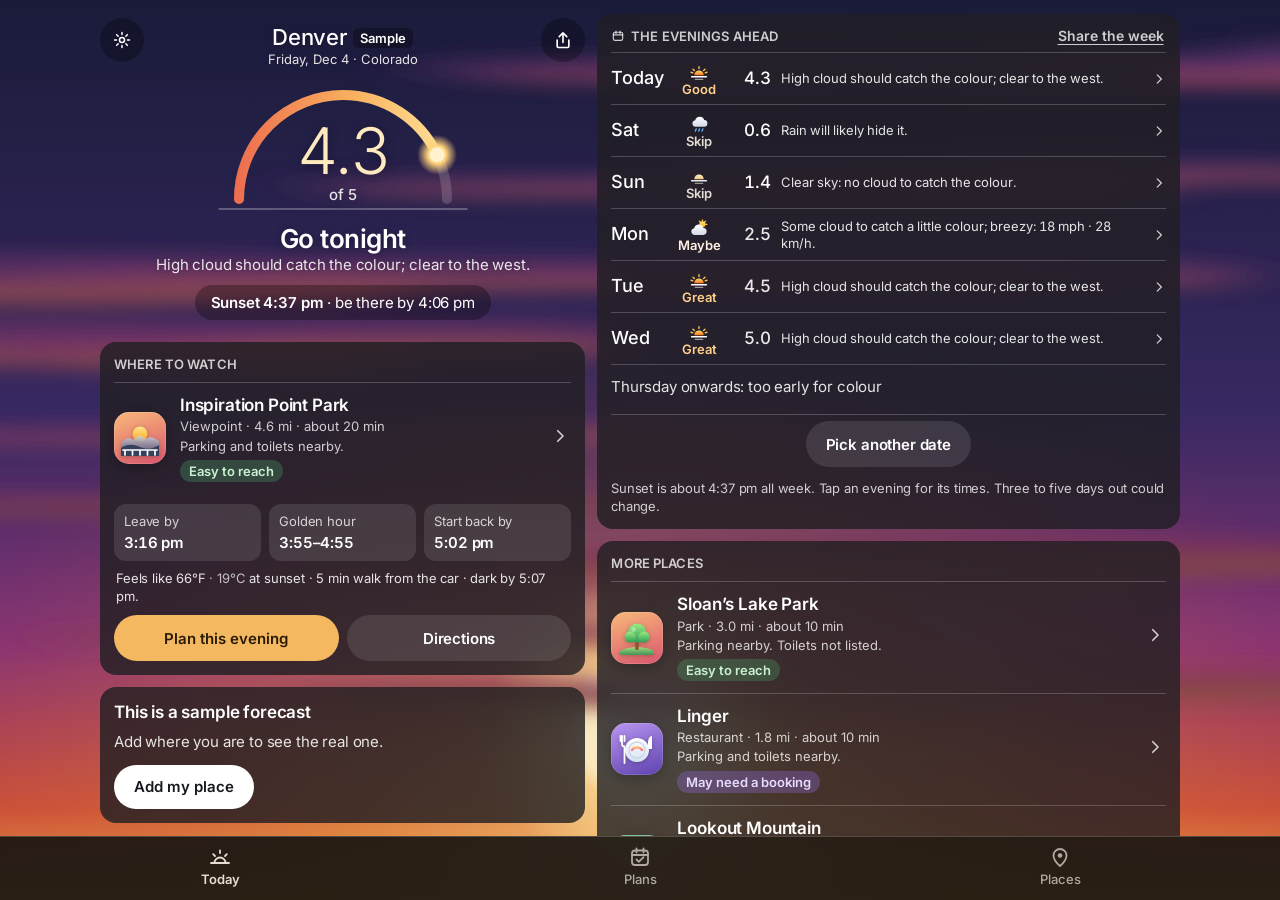
<file: docs/index.html>
<!doctype html>
<html lang="en">
<head>
<meta charset="utf-8">
<meta name="viewport" content="width=device-width,initial-scale=1,viewport-fit=cover">
<meta http-equiv="Content-Security-Policy" content="default-src 'self'; script-src 'self'; style-src 'self'; img-src 'self' data: blob:; font-src 'self'; worker-src 'self' blob:; child-src 'self' blob:; connect-src 'self' https://api.open-meteo.com https://air-quality-api.open-meteo.com https://archive-api.open-meteo.com https://geocoding-api.open-meteo.com https://tiles.openfreemap.org https://overpass-api.de https://overpass.private.coffee https://photon.komoot.io; base-uri 'none'; form-action 'none'">
<title>Golden Hour: which evenings are worth it</title>
<meta name="description" content="Golden Hour rates every coming sunset from 0 to 5 stars for the places you care about, and plans the evening: when to leave, what to bring, when to head home. Free and open source, by Bradley Cowdrey.">
<meta name="theme-color" content="#1A1816">
<link rel="icon" href="icon.svg" type="image/svg+xml">
<link rel="apple-touch-icon" href="icon.png">
<link rel="manifest" href="manifest.webmanifest">
<link rel="stylesheet" href="app.css">
</head>
<body>
<svg class="sprite" width="0" height="0" aria-hidden="true" focusable="false"><defs>
  <linearGradient id="g-sun" x1="0" y1="0" x2="0" y2="1"><stop offset="0" stop-color="#FFE780"/><stop offset="1" stop-color="#FFA417"/></linearGradient>
  <linearGradient id="g-set" x1="0" y1="0" x2="0" y2="1"><stop offset="0" stop-color="#FFD766"/><stop offset="1" stop-color="#FF7A1F"/></linearGradient>
  <linearGradient id="g-pale" x1="0" y1="0" x2="0" y2="1"><stop offset="0" stop-color="#FFF0C4"/><stop offset="1" stop-color="#F3C98A"/></linearGradient>
  <linearGradient id="g-cloud" x1="0" y1="0" x2="0" y2="1"><stop offset="0" stop-color="#FFFFFF"/><stop offset="1" stop-color="#D3D9E5"/></linearGradient>
  <linearGradient id="g-moon" x1="0" y1="0" x2="0" y2="1"><stop offset="0" stop-color="#FFF8DC"/><stop offset="1" stop-color="#EAD9A6"/></linearGradient>
  <radialGradient id="g-glow" cx="0.5" cy="1" r="1" gradientTransform="matrix(1 0 0 0.75 0 0.25)"><stop offset="0" stop-color="#FFC36B"/><stop offset="0.55" stop-color="#FF7F5E" stop-opacity=".75"/><stop offset="1" stop-color="#C2478F" stop-opacity="0"/></radialGradient>
  <symbol id="i-sunset" viewBox="0 0 32 32"><g stroke="#FFC850" stroke-width="2.200" stroke-linecap="round"><path d="M16 10.500V7.500M23.420 13.580l2.130-2.130M8.580 13.580 6.450 11.450M25.870 17.410l2.820-1.030M6.130 17.410l-2.820-1.030"/></g><path d="M8.500 21a7.500 7.500 0 0 1 15 0z" fill="url(#g-set)"/><rect x="3" y="22.400" width="26" height="2.300" rx="1.150" fill="#fff"/><rect x="9" y="26.600" width="14" height="2.300" rx="1.150" fill="#fff" opacity=".55"/></symbol>
  <symbol id="i-sunset-down" viewBox="0 0 32 32"><path d="M16 3.500v6.200M12.900 6.700 16 9.800l3.100-3.100" fill="none" stroke="#fff" stroke-width="2.200" stroke-linecap="round" stroke-linejoin="round"/><g stroke="#FFC850" stroke-width="2.200" stroke-linecap="round"><path d="M23.420 13.580l2.130-2.130M8.580 13.580 6.450 11.450M25.870 17.410l2.820-1.030M6.130 17.410l-2.820-1.030"/></g><path d="M8.500 21a7.500 7.500 0 0 1 15 0z" fill="url(#g-set)"/><rect x="3" y="22.400" width="26" height="2.300" rx="1.150" fill="#fff"/><rect x="9" y="26.600" width="14" height="2.300" rx="1.150" fill="#fff" opacity=".55"/></symbol>
  <symbol id="i-sun-pale" viewBox="0 0 32 32"><path d="M8.500 21a7.500 7.500 0 0 1 15 0z" fill="url(#g-pale)"/><rect x="3" y="22.400" width="26" height="2.300" rx="1.150" fill="#fff" opacity=".9"/><rect x="9" y="26.600" width="14" height="2.300" rx="1.150" fill="#fff" opacity=".5"/></symbol>
  <symbol id="i-sun" viewBox="0 0 32 32"><g stroke="#FFCB3D" stroke-width="2.200" stroke-linecap="round"><path d="M16 4.300v2.800M16 24.900v2.800M4.300 16h2.800M24.900 16h2.800M7.730 7.730l1.980 1.980M22.290 22.290l1.980 1.980M7.730 24.270l1.980-1.980M22.290 9.710l1.980-1.980"/></g><circle cx="16" cy="16" r="6.200" fill="url(#g-sun)"/></symbol>
  <symbol id="i-sun-low" viewBox="0 0 32 32"><g stroke="#FFCB3D" stroke-width="2.200" stroke-linecap="round"><path d="M16 4.800v2.600M6.800 15.500H4.200M27.800 15.500h-2.600M8.360 7.860l1.840 1.840M23.640 7.860 21.800 9.700"/></g><circle cx="16" cy="15.500" r="5.800" fill="url(#g-sun)"/><rect x="3" y="24.600" width="26" height="2.300" rx="1.150" fill="#fff"/></symbol>
  <symbol id="i-afterglow" viewBox="0 0 32 32"><path d="M3 22.400a13 11 0 0 1 26 0z" fill="url(#g-glow)"/><rect x="3" y="22.400" width="26" height="2.300" rx="1.150" fill="#fff"/><rect x="9" y="26.600" width="14" height="2.300" rx="1.150" fill="#fff" opacity=".55"/></symbol>
  <symbol id="i-moon-stars" viewBox="0 0 32 32"><path d="M23.300 20.300A9.300 9.300 0 0 1 12.400 7.100a9.300 9.300 0 1 0 10.900 13.200z" fill="url(#g-moon)"/><path d="M23 4.500l.95 2.150 2.150.95-2.150.95L23 10.700l-.95-2.150-2.150-.95 2.150-.95zM27.300 12.200l.6 1.400 1.400.6-1.400.6-.6 1.400-.6-1.400-1.400-.6 1.400-.6z" fill="#fff"/></symbol>
  <symbol id="i-cloud" viewBox="0 0 32 32"><path d="M10 25a6 6 0 0 1-1-11.920A8.500 8.500 0 0 1 25.300 12.600 6.200 6.200 0 0 1 24.500 25z" fill="url(#g-cloud)"/></symbol>
  <symbol id="i-cloud-sun" viewBox="0 0 32 32"><g stroke="#FFCB3D" stroke-width="2" stroke-linecap="round"><path d="M21.500 2.800v2.200M28.700 10h-2.200M26.590 4.910l-1.560 1.560M16.410 4.910l1.560 1.560"/></g><circle cx="21.500" cy="10" r="5" fill="url(#g-sun)"/><path d="M9.200 27a5.400 5.400 0 0 1-.9-10.730A7.650 7.650 0 0 1 22.970 15.840 5.580 5.580 0 0 1 22.250 27z" fill="url(#g-cloud)"/></symbol>
  <symbol id="i-cloud-rain" viewBox="0 0 32 32"><path d="M10.800 20.500a5.300 5.300 0 0 1-.880-10.530A7.500 7.500 0 0 1 24.320 9.550 5.470 5.470 0 0 1 23.610 20.500z" fill="url(#g-cloud)"/><g stroke="#6CB8FF" stroke-width="2.200" stroke-linecap="round"><path d="M11.500 23.800l-1.300 3.600M16.800 23.800l-1.300 3.600M22.100 23.800l-1.300 3.600"/></g></symbol>
  <linearGradient id="ev-sky" x1="0" y1="0" x2="1" y2="0"><stop offset="0" stop-color="#FFD25A"/><stop offset=".3" stop-color="#FF9F3D"/><stop offset=".5" stop-color="#FF6B5E"/><stop offset=".7" stop-color="#C2569E"/><stop offset=".88" stop-color="#4E4A9E"/><stop offset="1" stop-color="#232A5C"/></linearGradient>
  <linearGradient id="ev-fade" x1="0" y1="0" x2="0" y2="1"><stop offset="0" stop-color="#232125" stop-opacity="1"/><stop offset=".35" stop-color="#232125" stop-opacity=".72"/><stop offset="1" stop-color="#232125" stop-opacity="0"/></linearGradient>
  <linearGradient id="ev-ground" x1="0" y1="0" x2="0" y2="1"><stop offset="0" stop-color="#fff" stop-opacity=".1"/><stop offset="1" stop-color="#fff" stop-opacity="0"/></linearGradient>
  <linearGradient id="ev-line" x1="0" y1="0" x2="1" y2="0"><stop offset="0" stop-color="#FFE98A"/><stop offset=".5" stop-color="#FF8A4C"/><stop offset="1" stop-color="#B9A7FF"/></linearGradient>
  <radialGradient id="ev-halo"><stop offset="0" stop-color="#FFD97A" stop-opacity=".75"/><stop offset="1" stop-color="#FFD97A" stop-opacity="0"/></radialGradient>
  <radialGradient id="ev-ember"><stop offset="0" stop-color="#FF7A6B" stop-opacity=".85"/><stop offset="1" stop-color="#FF7A6B" stop-opacity="0"/></radialGradient>
  <linearGradient id="ev-set" x1="0" y1="0" x2="0" y2="1"><stop offset="0" stop-color="#FFC24D"/><stop offset="1" stop-color="#FF5A3C"/></linearGradient>
  <clipPath id="ev-above"><rect x="0" y="0" width="500" height="78"/></clipPath>
  <clipPath id="ev-below"><rect x="0" y="78" width="500" height="50"/></clipPath>
  <linearGradient id="k-sun" x1="0" y1="0" x2="0" y2="1"><stop offset="0" stop-color="#FFE98A"/><stop offset="1" stop-color="#FF9F1C"/></linearGradient>
  <linearGradient id="k-sea" x1="0" y1="0" x2="0" y2="1"><stop offset="0" stop-color="#8FDCFF"/><stop offset="1" stop-color="#2A7AD6"/></linearGradient>
  <linearGradient id="k-sand" x1="0" y1="0" x2="0" y2="1"><stop offset="0" stop-color="#FFE7B0"/><stop offset="1" stop-color="#EDB45E"/></linearGradient>
  <linearGradient id="k-leaf" x1="0" y1="0" x2="0" y2="1"><stop offset="0" stop-color="#9BEA82"/><stop offset="1" stop-color="#2E9E55"/></linearGradient>
  <linearGradient id="k-rock" x1="0" y1="0" x2="0" y2="1"><stop offset="0" stop-color="#C9D3E3"/><stop offset="1" stop-color="#5E6D8C"/></linearGradient>
  <linearGradient id="k-glass" x1="0" y1="0" x2="0" y2="1"><stop offset="0" stop-color="#FFFFFF"/><stop offset="1" stop-color="#D5E1F2"/></linearGradient>
  <linearGradient id="k-wine" x1="0" y1="0" x2="0" y2="1"><stop offset="0" stop-color="#FF8DB4"/><stop offset="1" stop-color="#D93A7C"/></linearGradient>
  <linearGradient id="k-beer" x1="0" y1="0" x2="0" y2="1"><stop offset="0" stop-color="#FFD866"/><stop offset="1" stop-color="#EE931A"/></linearGradient>
  <linearGradient id="k-wood" x1="0" y1="0" x2="0" y2="1"><stop offset="0" stop-color="#E2AA6E"/><stop offset="1" stop-color="#9A5F31"/></linearGradient>
  <linearGradient id="k-brick" x1="0" y1="0" x2="0" y2="1"><stop offset="0" stop-color="#FFC2A0"/><stop offset="1" stop-color="#E06A4E"/></linearGradient>
  <linearGradient id="k-dusk" x1="0" y1="0" x2="0" y2="1"><stop offset="0" stop-color="#FFB86B"/><stop offset="1" stop-color="#FF6F7D"/></linearGradient>
  <linearGradient id="k-pin" x1="0" y1="0" x2="0" y2="1"><stop offset="0" stop-color="#FF8A7A"/><stop offset="1" stop-color="#E0354F"/></linearGradient>
  <symbol id="k-beach" viewBox="0 0 40 40"><circle cx="27" cy="12" r="6" fill="url(#k-sun)"/><path d="M3 23c4-2.600 7-2.600 11 0s7 2.600 11 0 8-2.600 12 0v6H3z" fill="url(#k-sea)"/><path d="M3 29c6-2.400 12-2.400 18-.6S31 31 37 28v8H3z" fill="url(#k-sand)"/><path d="M11 20.500 11 33" stroke="#fff" stroke-width="1.400" stroke-linecap="round"/><path d="M4 21a7 5 0 0 1 14 0z" fill="url(#k-wine)"/><path d="M4 21a7 5 0 0 1 14 0" fill="none" stroke="#fff" stroke-width=".9" opacity=".7"/></symbol>
  <symbol id="k-pier" viewBox="0 0 40 40"><circle cx="30" cy="11" r="5" fill="url(#k-sun)"/><path d="M2 27c4-2 8-2 12 0s8 2 12 0 8-2 12 0v11H2z" fill="url(#k-sea)"/><rect x="3" y="19" width="30" height="3.600" rx="1.200" fill="url(#k-wood)"/><g fill="#7A4826"><rect x="6" y="22" width="2.400" height="11" rx="1"/><rect x="15" y="22" width="2.400" height="11" rx="1"/><rect x="24" y="22" width="2.400" height="11" rx="1"/></g><path d="M31 19V9.500" stroke="#3B3F4C" stroke-width="1.400" stroke-linecap="round"/><circle cx="31" cy="9" r="1.800" fill="#FFF3C2"/></symbol>
  <symbol id="k-summit" viewBox="0 0 40 40"><circle cx="29" cy="11" r="5" fill="url(#k-sun)"/><path d="M1 35 14 12l7.500 12.500L26 18l13 17z" fill="url(#k-rock)"/><path d="m14 12-3.600 6.400 2.200-1 1.600 1.600 1.400-1.600 2.200 1.100z" fill="#fff"/><path d="m26 18-2.400 3.800 1.600-.6 1.100 1 1.100-1 1.400.6z" fill="#fff"/><path d="M1 35h38" stroke="#fff" stroke-width="1.400" stroke-linecap="round" opacity=".6"/></symbol>
  <symbol id="k-viewpoint" viewBox="0 0 40 40"><circle cx="20" cy="16" r="7.5" fill="url(#k-sun)"/><path d="M1 25c4-5 8-6 12-3 4-5 9-5 13-1 4-3 8-2 13 2v9H1z" fill="url(#k-rock)" opacity=".8"/><path d="M1 30c6-4 12-4 19-1s13 2 19-2v11H1z" fill="#34405C"/><path d="M5 37v-5M12.500 37v-5M20 37v-5M27.500 37v-5M35 37v-5M3 32h34" stroke="#fff" stroke-width="1.700" stroke-linecap="round" fill="none"/></symbol>
  <symbol id="k-skyline" viewBox="0 0 40 40"><circle cx="20" cy="15" r="8" fill="url(#k-sun)"/><path d="M3 37V23h6v-5h5v8h3V13l3-3 3 3v11h4v-7h5v6h5v14z" fill="#34405C"/><g fill="#FFE98A"><rect x="5" y="26" width="2" height="2"/><rect x="10.500" y="21" width="2" height="2"/><rect x="10.500" y="28" width="2" height="2"/><rect x="19" y="16" width="2" height="2"/><rect x="19" y="22" width="2" height="2"/><rect x="19" y="29" width="2" height="2"/><rect x="28.500" y="20" width="2" height="2"/><rect x="28.500" y="27" width="2" height="2"/><rect x="33.500" y="26" width="2" height="2"/></g></symbol>
  <symbol id="k-bridge" viewBox="0 0 40 40"><circle cx="20" cy="14" r="6.500" fill="url(#k-sun)"/><path d="M2 31c4-2 8-2 12 0s8 2 12 0 8-2 12 0v7H2z" fill="url(#k-sea)"/><path d="M1 20c5 0 8-3 10-10 2 7 5 11 9 11s7-4 9-11c2 7 5 10 10 10" fill="none" stroke="#fff" stroke-width="1.400" stroke-linecap="round"/><path d="M11 8v24M29 8v24" stroke="#34405C" stroke-width="3" stroke-linecap="round"/><path d="M1 24h38" stroke="#34405C" stroke-width="2.600" stroke-linecap="round"/><path d="M5 20v4M16 19v5M20 21v3M24 19v5M35 20v4" stroke="#fff" stroke-width="1" opacity=".85"/></symbol>
  <symbol id="k-park" viewBox="0 0 40 40"><path d="M3 33c5-3 11-4 17-4s12 1 17 4v4H3z" fill="url(#k-leaf)" opacity=".85"/><rect x="18.300" y="20" width="3.400" height="12" rx="1.500" fill="#8A5634"/><circle cx="20" cy="15" r="9.500" fill="url(#k-leaf)"/><circle cx="13" cy="19" r="5.500" fill="url(#k-leaf)"/><circle cx="27" cy="19" r="5.500" fill="url(#k-leaf)"/><circle cx="16.500" cy="11.500" r="2.400" fill="#fff" opacity=".35"/></symbol>
  <symbol id="k-garden" viewBox="0 0 40 40"><path d="M20 22v13" stroke="#2E9E55" stroke-width="2.400" stroke-linecap="round"/><path d="M20 30c-5 0-8-3-8-6 4 0 8 2 8 6zM20 28c4 0 7-2.500 7-5-3.500 0-7 1.800-7 5z" fill="url(#k-leaf)"/><g fill="url(#k-wine)"><circle cx="20" cy="9" r="4.300"/><circle cx="26" cy="13.500" r="4.300"/><circle cx="23.700" cy="20.300" r="4.300"/><circle cx="16.300" cy="20.300" r="4.300"/><circle cx="14" cy="13.500" r="4.300"/></g><circle cx="20" cy="15" r="3.600" fill="url(#k-sun)"/></symbol>
  <symbol id="k-lake" viewBox="0 0 40 40"><path d="M9 21a11 11 0 0 1 22 0z" fill="url(#k-dusk)"/><g stroke="#fff" stroke-width="1.600" stroke-linecap="round" opacity=".85"><path d="M20 5.500v3M9.400 9.900l2.100 2.100M30.600 9.900l-2.100 2.100"/></g><path d="M2 21h36v16H2z" fill="url(#k-sea)"/><g stroke="#fff" stroke-width="1.600" stroke-linecap="round" opacity=".8"><path d="M12 25h16M15 29h10M18 33h4"/></g></symbol>
  <symbol id="k-lighthouse" viewBox="0 0 40 40"><path d="M7 11 17 14v2L7 19zM33 11l-10 3v2l10 3z" fill="#FFF3C2" opacity=".75"/><path d="M15.500 18h9l2 17h-13z" fill="#fff"/><path d="M15 23h10.100l.5 4H14.400zM14 31h12.100l.4 4h-13z" fill="#E5484D"/><rect x="16.500" y="11.500" width="7" height="6.500" rx="1.200" fill="url(#k-sun)"/><path d="M15 11.500 20 7l5 4.500z" fill="#E5484D"/><path d="M5 36h30" stroke="#fff" stroke-width="1.600" stroke-linecap="round" opacity=".6"/></symbol>
  <symbol id="k-tower" viewBox="0 0 40 40"><path d="M11 13h18l-3 4H14z" fill="url(#k-wood)"/><path d="M15 17h10l3 19H12z" fill="none" stroke="url(#k-wood)" stroke-width="2.200" stroke-linejoin="round"/><path d="m14 22 12 6M26 22l-12 6M13.200 29 27 35M26.800 29 13 35" stroke="#B87A45" stroke-width="1.300"/><path d="M12 13 20 6l8 7z" fill="#E06A4E"/><circle cx="20" cy="15" r="1.400" fill="#FFF3C2"/></symbol>
  <symbol id="k-cliff" viewBox="0 0 40 40"><circle cx="31" cy="12" r="5" fill="url(#k-sun)"/><path d="M2 30c4-2 8-2 12 0s8 2 12 0 8-2 12 0v8H2z" fill="url(#k-sea)"/><path d="M2 12h12l3 5-2 4 3 4-1 5H2z" fill="url(#k-rock)"/><path d="M2 12h12l1.200 2H2z" fill="url(#k-leaf)"/></symbol>
  <symbol id="k-harbour" viewBox="0 0 40 40"><path d="M2 29c4-2 8-2 12 0s8 2 12 0 8-2 12 0v9H2z" fill="url(#k-sea)"/><path d="M19 6v18" stroke="#3B3F4C" stroke-width="1.600" stroke-linecap="round"/><path d="M20.500 7.500 31 23H20.500z" fill="#fff"/><path d="M17.500 10 9 23h8.500z" fill="url(#k-wine)"/><path d="M8 25h24l-3.500 4.500h-17z" fill="url(#k-wood)"/></symbol>
  <symbol id="k-landmark" viewBox="0 0 40 40"><path d="M5 14 20 6l15 8z" fill="url(#k-brick)"/><rect x="6" y="14" width="28" height="2.600" rx="1" fill="#fff"/><g fill="url(#k-glass)"><rect x="8.500" y="17.500" width="3.400" height="12" rx="1"/><rect x="15" y="17.500" width="3.400" height="12" rx="1"/><rect x="21.600" y="17.500" width="3.400" height="12" rx="1"/><rect x="28.100" y="17.500" width="3.400" height="12" rx="1"/></g><rect x="5" y="30" width="30" height="3.200" rx="1.200" fill="#fff"/><circle cx="20" cy="10.800" r="1.600" fill="#fff"/></symbol>
  <symbol id="k-restaurant" viewBox="0 0 40 40"><circle cx="20" cy="21" r="12" fill="url(#k-glass)"/><circle cx="20" cy="21" r="8" fill="none" stroke="#C9D6EA" stroke-width="1.400"/><path d="M5 7v8a2.500 2.500 0 0 0 2.500 2.500V34M3.500 7v5M7.500 7v5" fill="none" stroke="#fff" stroke-width="1.800" stroke-linecap="round" stroke-linejoin="round"/><path d="M35 34V7c-2.400 0-4 3-4 7.500V20h4" fill="#fff"/><path d="M15 21c2-3.500 8-3.500 10 0" fill="none" stroke="url(#k-dusk)" stroke-width="2.400" stroke-linecap="round"/></symbol>
  <symbol id="k-bar" viewBox="0 0 40 40"><path d="M7 8h26L20 22z" fill="url(#k-glass)" opacity=".95"/><path d="M10.500 12h19L20 21.500z" fill="url(#k-wine)"/><path d="M20 22v10" stroke="#fff" stroke-width="2" stroke-linecap="round"/><path d="M13 33h14" stroke="#fff" stroke-width="2.400" stroke-linecap="round"/><circle cx="28.500" cy="7.500" r="4" fill="url(#k-sun)"/><path d="M28.500 3.500v8M24.500 7.500h8" stroke="#fff" stroke-width=".9" opacity=".75"/><path d="m24 9 4.500 8" stroke="#fff" stroke-width="1.200" stroke-linecap="round"/></symbol>
  <symbol id="k-pub" viewBox="0 0 40 40"><path d="M27 15h3.500a4 4 0 0 1 4 4v5a4 4 0 0 1-4 4H27" fill="none" stroke="#fff" stroke-width="2.600"/><rect x="8" y="12" width="20" height="23" rx="3.500" fill="url(#k-beer)"/><path d="M8 13.500a5 5 0 0 1 5-5.500 4.500 4.500 0 0 1 5-2.500 4.500 4.500 0 0 1 5 2.500 5 5 0 0 1 5 5.500v2.500H8z" fill="#fff"/><g stroke="#fff" stroke-width="1.400" stroke-linecap="round" opacity=".55"><path d="M13 20v10M18 20v10M23 20v10"/></g></symbol>
  <symbol id="k-cafe" viewBox="0 0 40 40"><g stroke="#fff" stroke-width="1.800" stroke-linecap="round" fill="none" opacity=".85"><path d="M14 9c-1.500 1.600 1.500 3.200 0 4.800M20 7c-1.500 1.600 1.500 3.200 0 4.800M26 9c-1.500 1.600 1.500 3.200 0 4.800"/></g><path d="M8 17h22v7a9 9 0 0 1-9 9h-4a9 9 0 0 1-9-9z" fill="url(#k-glass)"/><path d="M30 19h2a3.500 3.500 0 0 1 0 7h-2.400" fill="none" stroke="#fff" stroke-width="2.400"/><path d="M10 19.500h18" stroke="url(#k-wood)" stroke-width="3" stroke-linecap="round"/><path d="M5 35h28" stroke="#fff" stroke-width="2.400" stroke-linecap="round"/></symbol>
  <symbol id="k-beergarden" viewBox="0 0 40 40"><circle cx="11" cy="12" r="7" fill="url(#k-leaf)"/><rect x="10" y="17" width="2.200" height="17" rx="1" fill="#8A5634"/><rect x="18" y="16" width="14" height="18" rx="3" fill="url(#k-beer)"/><path d="M18 17a3.500 3.500 0 0 1 3.500-4 3.200 3.200 0 0 1 3.500-1.700 3.200 3.200 0 0 1 3.500 1.700 3.500 3.500 0 0 1 3.500 4v2H18z" fill="#fff"/><path d="M32 21h2a3 3 0 0 1 3 3v3a3 3 0 0 1-3 3h-2" fill="none" stroke="#fff" stroke-width="2"/></symbol>
  <symbol id="k-rooftop" viewBox="0 0 40 40"><circle cx="31" cy="9" r="4.500" fill="url(#k-sun)"/><path d="M7 15h14v21H7z" fill="url(#k-glass)"/><path d="M21 22h12v14H21z" fill="url(#k-rock)"/><g fill="#7FA8E8" opacity=".8"><rect x="10" y="19" width="3" height="3" rx=".6"/><rect x="15" y="19" width="3" height="3" rx=".6"/><rect x="10" y="25" width="3" height="3" rx=".6"/><rect x="15" y="25" width="3" height="3" rx=".6"/><rect x="10" y="31" width="3" height="3" rx=".6"/><rect x="15" y="31" width="3" height="3" rx=".6"/></g><path d="M14 6v9" stroke="#fff" stroke-width="1.300" stroke-linecap="round"/><path d="M6.500 9.500a7.500 4.500 0 0 1 15 0z" fill="url(#k-wine)"/></symbol>
  <symbol id="k-pin" viewBox="0 0 40 40"><path d="M20 37s-11-10.600-11-19a11 11 0 0 1 22 0c0 8.400-11 19-11 19z" fill="url(#k-pin)"/><circle cx="20" cy="18" r="6.300" fill="#fff"/><path d="M15.700 19.500a4.300 4.300 0 0 1 8.600 0z" fill="url(#k-sun)"/><path d="M14.500 20.300h11" stroke="#E0354F" stroke-width="1.300" stroke-linecap="round"/><circle cx="16" cy="12" r="2" fill="#fff" opacity=".35"/></symbol>
  <symbol id="k-heart" viewBox="0 0 40 40"><path d="M20 34s-13-7.800-13-17.200A7.300 7.300 0 0 1 20 12.500a7.300 7.300 0 0 1 13 4.300C33 26.200 20 34 20 34z" fill="url(#k-wine)"/><circle cx="14" cy="15" r="2.200" fill="#fff" opacity=".4"/></symbol>
</defs></svg>
<div class="sky" aria-hidden="true"></div>
<div class="app" id="app">
  <div class="banner" id="banner" hidden role="status"></div>
  <main id="view"></main>
  <nav class="bar" id="bar" aria-label="Plans and locations"></nav>
</div>
<div class="sheet-back" id="sheetback" hidden></div>
<div class="toast" id="toast" role="status" aria-live="polite" hidden></div>
<script src="core.js"></script>
<script src="app.js"></script>
</body>
</html>
</file>
<file: docs/app.css>
/* Golden Hour. The look starts from the Two Degrees web app: each place on its own sky, frosted cards, white
   text at set strengths, Inter. Here the sky is the evening's forecast, and the accent is amber.
   Rules that are fixed by docs/SPEC.md 10.4: nothing under 13px, 44px tap targets, 4.5:1 text contrast over
   the lightest sky (cards carry a dark scrim), colour never the only signal, reduced motion respected. */
@font-face { font-family: Inter; font-style: normal; font-weight: 100 900; font-display: swap; src: url(fonts/inter-latin-wght-normal.woff2) format("woff2");
  unicode-range: U+0000-00FF, U+0131, U+0152-0153, U+02BB-02BC, U+02C6, U+02DA, U+02DC, U+0304, U+0308, U+0329, U+2000-206F, U+20AC, U+2122, U+2191, U+2193, U+2212, U+2215, U+FEFF, U+FFFD; }
@font-face { font-family: Inter; font-style: normal; font-weight: 100 900; font-display: swap; src: url(fonts/inter-latin-ext-wght-normal.woff2) format("woff2");
  unicode-range: U+0100-02BA, U+02BD-02C5, U+02C7-02CC, U+02CE-02D7, U+02DD-02FF, U+0304, U+0308, U+0329, U+1D00-1DBF, U+1E00-1E9F, U+1EF2-1EFF, U+2020, U+20A0-20AB, U+20AD-20C0, U+2113, U+2C60-2C7F, U+A720-A7FF; }

:root {
  color-scheme: dark;
  --sky-top: #1B2440; --sky-mid: #3A3550; --sky-bottom: #6B4A4A;   /* set per evening, from its forecast */
  --bg: #1A1816; --ink: #15181E;
  --text: #FFFFFF; --t85: rgba(255,255,255,.88); --t70: rgba(255,255,255,.78);
  --hair: rgba(255,255,255,.2); --fill: rgba(255,255,255,.11); --fill-strong: rgba(255,255,255,.24);
  --card: rgba(32,30,34,.8);
  --amber: #F4B860; --cream: #FFF1E5; --muted: #B0A898; --alert: #FFB4A8;
  --font: Inter, -apple-system, BlinkMacSystemFont, "SF Pro Text", system-ui, sans-serif;
  --tabs-h: 64px;
}
* { box-sizing: border-box; }
[hidden] { display: none !important; }
html { -webkit-font-smoothing: antialiased; height: 100%; background: var(--bg); }
body { margin: 0; height: 100%; overflow: hidden; color: var(--text); font: 400 16px/1.4 var(--font); letter-spacing: -.01em; }
/* The sky: fixed, so the page scrolls over it. Dark through the top half, where text sits straight on it;
   the glow is low, where only cards (with their scrim) pass over it. */
.sky { position: fixed; inset: 0; z-index: -1; background: linear-gradient(var(--sky-top) 0%, var(--sky-top) 40%, var(--sky-mid) 80%, var(--sky-bottom) 100%); transition: opacity .4s; }
button, input, select { font: inherit; color: inherit; }
button { cursor: pointer; }
a { color: inherit; }
:focus-visible { outline: 2px solid #fff; outline-offset: 2px; border-radius: 8px; }
h1, h2, h3, p { margin: 0; }

.app { height: 100%; height: 100dvh; display: flex; flex-direction: column; }
#view { flex: 1; min-height: 0; display: flex; }
/* One full page per place, swiped between, as in Two Degrees on the iPhone. Each page scrolls on its own. */
.pager { flex: 1; min-width: 0; display: flex; overflow-x: auto; overflow-y: hidden; scroll-snap-type: x mandatory; overscroll-behavior-x: contain; scrollbar-width: none; }
.pager::-webkit-scrollbar { display: none; }
.page, .screen { overflow-y: auto; overscroll-behavior-y: contain; -webkit-overflow-scrolling: touch;
  padding: max(14px, env(safe-area-inset-top, 0px)) max(16px, env(safe-area-inset-right, 0px)) 28px max(16px, env(safe-area-inset-left, 0px)); }
.page { flex: 0 0 100%; width: 100%; scroll-snap-align: start; scroll-snap-stop: always; }
.screen { flex: 1; min-width: 0; padding-bottom: calc(28px + env(safe-area-inset-bottom, 0px)); }
.inner { width: 100%; max-width: 720px; margin: 0 auto; display: flex; flex-direction: column; gap: 12px; }
.top h1 { font-size: 26px; font-weight: 500; letter-spacing: -.02em; }
.tag { font-size: 13px; font-weight: 600; padding: 2px 7px; border-radius: 6px; background: rgba(0,0,0,.3); vertical-align: middle; letter-spacing: 0; text-transform: none; }
.card { min-width: 0; padding: 16px; border-radius: 18px; background: var(--card); -webkit-backdrop-filter: blur(24px); backdrop-filter: blur(24px); }
.eyebrow { display: flex; align-items: center; gap: 6px; margin: 0 0 10px; font-size: 13px; font-weight: 600; line-height: 16px; letter-spacing: .02em; text-transform: uppercase; color: var(--t70); }
.eyebrow .sp { flex: 1; }
.eyebrow .aside { font-weight: 500; text-transform: none; letter-spacing: 0; }
.rule { height: 0; margin: 12px 0; border: 0; border-top: .5px solid var(--hair); }
.muted { color: var(--t70); }
.small { font-size: 13px; line-height: 1.4; }
.num { font-variant-numeric: tabular-nums; }
.u2 { font-size: max(13px, .74em); opacity: .82; white-space: nowrap; }   /* the second unit, beside the first */

/* Top bar */
.hdr { display: flex; align-items: center; gap: 10px; }
.hdr h1 { font-size: 17px; font-weight: 600; letter-spacing: -.02em; white-space: nowrap; }
.hdr .sp { flex: 1; }
.mark { width: 28px; height: 28px; flex: none; }
.seg { display: flex; padding: 3px; border-radius: 980px; background: var(--fill); }
.seg button { min-height: 38px; min-width: 44px; padding: 0 12px; border: 0; border-radius: 980px; background: none; color: var(--t85); font-size: 13px; font-weight: 500; white-space: nowrap; }
.seg button[aria-pressed="true"] { background: #fff; color: var(--ink); font-weight: 600; }

/* Places: capsules, the one showing in solid white. */
.places { display: flex; align-items: center; gap: 8px; flex-wrap: wrap; }
.chip { display: inline-flex; align-items: center; gap: 6px; min-height: 44px; padding: 0 16px; border: 0; border-radius: 980px; background: var(--fill); color: var(--t85); font-size: 14px; font-weight: 500; }
.chip[aria-current="true"] { background: #fff; color: var(--ink); font-weight: 600; }
.chip .tag { font-size: 13px; font-weight: 600; padding: 1px 6px; border-radius: 6px; background: rgba(0,0,0,.14); }
.chip.add { width: 44px; padding: 0; justify-content: center; font-size: 22px; font-weight: 400; }
.chip-wrap { position: relative; display: inline-flex; }
.chip-x { position: absolute; top: -8px; right: -8px; width: 28px; height: 28px; border: 2px solid var(--bg); border-radius: 50%; padding: 0; background: #C2333B; color: #fff; font-size: 15px; line-height: 1; }

.search .box { display: flex; align-items: center; gap: 8px; min-height: 46px; padding: 0 12px; border-radius: 12px; background: var(--fill); }
.search input { flex: 1; min-width: 0; min-height: 44px; background: none; border: 0; outline: 0; color: var(--text); font-size: 16px; }
.search input::placeholder { color: var(--t70); }
.results { display: flex; flex-direction: column; margin-top: 6px; }
.result { display: flex; align-items: center; gap: 12px; min-height: 52px; padding: 6px 12px; border: 0; border-radius: 12px; background: none; text-align: left; }
.result:hover, .result:focus-visible { background: var(--fill); }
.result .n { font-size: 16px; font-weight: 600; line-height: 1.25; }
.result .r { font-size: 13px; color: var(--t70); }
.result .sp { flex: 1; }
.banner { margin: max(10px, env(safe-area-inset-top, 0px)) 16px 0; padding: 12px 14px; border-radius: 14px; background: rgba(22,19,17,.8); font-size: 14px; display: flex; gap: 10px; align-items: center; flex-wrap: wrap; }
.banner .sp { flex: 1; }

/* Buttons */
.btn { display: inline-flex; align-items: center; justify-content: center; gap: 8px; min-height: 46px; padding: 0 20px; border: 0; border-radius: 980px; background: var(--fill); color: var(--text); font-size: 15px; font-weight: 600; text-decoration: none; }
.btn:hover { background: var(--fill-strong); }
.btn.primary { background: var(--amber); color: #2A1B05; }
.btn.primary:hover { background: #F7C67C; }
.btn.white { background: #fff; color: var(--ink); }
.btn.quiet { background: none; color: var(--t85); padding: 0 12px; }
.btn.danger { color: var(--alert); }
.btn svg { width: 18px; height: 18px; flex: none; }
.btn[disabled] { opacity: .5; cursor: default; }
.row { display: flex; gap: 10px; flex-wrap: wrap; align-items: center; }
.row .sp { flex: 1; }

/* The evening: its name, the score straight on the sky, the verdict, the reason. */
.hero { padding: 22px 0 6px; text-align: center; text-shadow: 0 2px 8px rgba(0,0,0,.28); }
.hero .when { font-size: 14px; font-weight: 600; letter-spacing: .04em; text-transform: uppercase; color: var(--t85); }
.hero h2 { font-size: 30px; font-weight: 400; line-height: 1.2; letter-spacing: -.015em; overflow-wrap: anywhere; }
.hero .tagline { font-size: 13px; color: var(--t85); }
.score { display: flex; align-items: baseline; justify-content: center; gap: 4px; margin-top: 2px; font-variant-numeric: tabular-nums; }
.score .n { font-size: 72px; font-weight: 500; line-height: 1.05; letter-spacing: -.03em; }
.score .of { font-size: 20px; font-weight: 400; color: var(--t85); }
.score.stale .n, .score.stale .of { color: #C9C4BE; }
.hero .none { font-size: 22px; font-weight: 500; padding: 26px 0 10px; }
.verdict { display: inline-flex; align-items: center; gap: 8px; margin: 12px 0 6px; padding: 8px 16px 8px 12px; border-radius: 980px; background: rgba(18,15,13,.84); font-size: 16px; font-weight: 600; text-shadow: none; }
.verdict svg { width: 20px; height: 20px; flex: none; }
.verdict.go { color: var(--amber); }
.verdict.maybe { color: var(--cream); }
.verdict.skip { color: #D2CCC2; }
.verdict .q { font-weight: 500; color: var(--t85); }
.hero .range { font-size: 14px; color: var(--t85); }
.hero .reason { max-width: 30em; margin: 8px auto 0; font-size: 18px; font-weight: 500; line-height: 1.35; text-wrap: balance; }
.hero .delta { margin-top: 6px; font-size: 14px; color: var(--t85); }
.warn { display: flex; gap: 10px; align-items: flex-start; padding: 12px 14px; border-radius: 14px; background: rgba(60,20,16,.82); color: #FFE2DC; font-size: 15px; font-weight: 500; text-align: left; }
.warn svg { width: 20px; height: 20px; flex: none; margin-top: 1px; }
.cta { display: flex; justify-content: center; padding: 6px 0 2px; }

/* Stars: five outlines, filled in proportion to the score. Outlook evenings are drawn hollow. */
.stars { position: relative; display: inline-block; width: 150px; height: 30px; }
.stars svg { position: absolute; inset: 0; width: 150px; height: 30px; }
.stars .fill { position: absolute; inset: 0; overflow: hidden; }
.stars .base path { fill: rgba(255,255,255,.2); stroke: rgba(255,255,255,.75); stroke-width: 1; }
.stars .fill path { fill: var(--amber); stroke: var(--amber); stroke-width: 1; }
.stars.outlook .fill path { fill: rgba(244,184,96,.38); stroke: var(--amber); stroke-width: 1.6; }
.stars.sm { width: 90px; height: 18px; }
.stars.sm svg { width: 90px; height: 18px; }

/* Times: a strip of the five moments. */

/* The four parts */
details.parts > summary { display: flex; align-items: center; gap: 8px; min-height: 44px; margin: -8px 0; list-style: none; cursor: pointer; font-size: 15px; font-weight: 600; }
details.parts > summary::-webkit-details-marker { display: none; }
details.parts > summary::after { content: ""; width: 9px; height: 9px; margin-left: auto; border-right: 2px solid var(--t85); border-bottom: 2px solid var(--t85); transform: rotate(45deg); transition: transform .15s; }
details.parts[open] > summary::after { transform: rotate(225deg); }
.part { display: grid; grid-template-columns: 1fr auto; gap: 2px 12px; padding: 10px 0; }
.part + .part { border-top: .5px solid var(--hair); }
.part .name { font-size: 15px; font-weight: 600; }
.part .val { font-size: 15px; font-weight: 600; font-variant-numeric: tabular-nums; }
.part .bar { grid-column: 1 / -1; height: 6px; border-radius: 3px; background: rgba(255,255,255,.16); overflow: hidden; }
.part .bar i { display: block; height: 100%; border-radius: 3px; background: var(--amber); }
.part .why { grid-column: 1 / -1; font-size: 13px; color: var(--t70); }

/* Week */
.v.go { color: var(--amber); } .v.maybe { color: var(--cream); } .v.skip { color: #D2CCC2; }
.tog { display: inline-flex; align-items: center; gap: 8px; min-height: 44px; padding: 0 4px; border: 0; background: none; font-size: 14px; font-weight: 500; color: var(--t85); }
.tog i { width: 40px; height: 24px; border-radius: 12px; background: var(--fill-strong); position: relative; flex: none; }
.tog i::after { content: ""; position: absolute; top: 2px; left: 2px; width: 20px; height: 20px; border-radius: 50%; background: #fff; transition: transform .15s; }
.tog[aria-pressed="true"] i { background: var(--amber); }
.tog[aria-pressed="true"] i::after { transform: translateX(16px); }
.grid-scroll { overflow-x: auto; }
table.cmp { width: 100%; border-collapse: collapse; font-variant-numeric: tabular-nums; }
table.cmp th { padding: 6px 4px; font-size: 13px; font-weight: 600; color: var(--t70); text-align: center; white-space: nowrap; }
table.cmp th.p { text-align: left; color: var(--text); font-size: 15px; }
table.cmp td { padding: 3px; text-align: center; }
table.cmp td button { display: flex; flex-direction: column; align-items: center; justify-content: center; gap: 1px; width: 100%; min-width: 48px; min-height: 52px; border: 0; border-radius: 10px; background: rgba(255,255,255,.08); font-size: 16px; font-weight: 600; }
table.cmp td button svg { width: 15px; height: 15px; }
table.cmp td button:hover { background: var(--fill-strong); }

/* Plans and the plan */
.plan-row { display: flex; align-items: center; gap: 12px; width: 100%; min-height: 64px; padding: 10px 4px; border: 0; background: none; text-align: left; }
.plan-row + .plan-row { border-top: .5px solid var(--hair); }
.plan-row .n { font-size: 16px; font-weight: 600; }
.plan-row .r { font-size: 13px; color: var(--t70); }
.plan-row .sp { flex: 1; }
.empty { padding: 22px 8px; text-align: center; color: var(--t85); }
.back { align-self: flex-start; }
.map { position: relative; height: 260px; border-radius: 14px; overflow: hidden; background: #24211E; }
.map img { width: 100%; height: 100%; object-fit: cover; display: block; }
.map .msg { position: absolute; inset: 0; display: grid; place-items: center; padding: 20px; text-align: center; font-size: 14px; color: var(--t85); }
.map .hint { position: absolute; left: 10px; top: 10px; padding: 6px 10px; border-radius: 10px; background: rgba(18,15,13,.82); font-size: 13px; font-weight: 500; pointer-events: none; }
.map .credit { position: absolute; right: 6px; bottom: 6px; padding: 2px 6px; border-radius: 6px; background: rgba(18,15,13,.75); font-size: 13px; }
.pin { width: 26px; height: 26px; border-radius: 50% 50% 50% 0; background: var(--amber); border: 3px solid #1A1816; transform: rotate(-45deg); box-shadow: 0 2px 8px rgba(0,0,0,.5); }
.form { display: grid; grid-template-columns: 1fr 1fr; gap: 12px; }
.form label { display: flex; flex-direction: column; gap: 6px; font-size: 13px; font-weight: 600; color: var(--t85); min-width: 0; }
.form label.wide { grid-column: 1 / -1; }
.form input, .form select { min-height: 46px; padding: 0 12px; border: 1px solid transparent; border-radius: 12px; background: var(--fill); color: var(--text); font-size: 16px; font-weight: 400; width: 100%; }
.form select option { color: #111; }
.form input:focus, .form select:focus { border-color: #fff; outline: 0; }
@media (max-width: 480px) { .form { grid-template-columns: 1fr; } }
.timeline { display: flex; flex-direction: column; }
.tl { display: grid; grid-template-columns: 96px 18px 1fr; gap: 0 10px; min-height: 52px; }
.tl .t { font-size: 17px; font-weight: 600; font-variant-numeric: tabular-nums; white-space: nowrap; text-align: right; padding-top: 2px; }
.tl .dot { position: relative; }
.tl .dot::before { content: ""; position: absolute; left: 8px; top: 0; bottom: 0; width: 2px; background: var(--hair); }
.tl:first-child .dot::before { top: 12px; } .tl:last-child .dot::before { bottom: calc(100% - 12px); }
.tl .dot::after { content: ""; position: absolute; left: 3px; top: 7px; width: 12px; height: 12px; border-radius: 50%; background: #fff; }
.tl.sun .dot::after { background: var(--amber); } .tl.sun .t { color: var(--amber); }
.tl .what { padding: 2px 0 12px; }
.tl .what b { display: block; font-size: 16px; font-weight: 600; }
.tl .what span { font-size: 13px; color: var(--t70); }
.items { display: flex; flex-direction: column; }
.item { display: grid; grid-template-columns: 44px 1fr auto; align-items: center; gap: 0 6px; min-height: 56px; }
.item + .item { border-top: .5px solid var(--hair); }
.item input[type=checkbox] { width: 24px; height: 24px; margin: 0 10px; accent-color: var(--amber); }
.item .n { font-size: 16px; font-weight: 600; }
.item .n .new { margin-left: 6px; font-size: 13px; font-weight: 600; padding: 1px 6px; border-radius: 6px; background: var(--amber); color: #2A1B05; }
.item .w { font-size: 13px; color: var(--t70); }
.item.done .n { text-decoration: line-through; color: var(--t70); }
.item .who { width: 108px; min-height: 40px; padding: 0 10px; border: 0; border-radius: 10px; background: var(--fill); font-size: 14px; }
.item .who::placeholder { color: var(--t70); }
.item .x { width: 44px; height: 44px; border: 0; background: none; color: var(--t70); font-size: 20px; }
.additem { display: flex; gap: 8px; margin-top: 10px; }
.additem input { flex: 1; min-width: 0; min-height: 46px; padding: 0 12px; border: 0; border-radius: 12px; background: var(--fill); font-size: 16px; }
.facts { display: flex; flex-direction: column; gap: 8px; margin: 0; padding: 0; list-style: none; font-size: 15px; }
.facts li { display: flex; gap: 10px; }
.facts li::before { content: ""; flex: none; width: 6px; height: 6px; margin-top: 8px; border-radius: 50%; background: var(--amber); }
.notice { padding: 14px; border-radius: 14px; background: rgba(18,15,13,.85); }
.notice p { margin-bottom: 12px; font-size: 15px; }
.group h3 { font-size: 13px; font-weight: 600; text-transform: uppercase; letter-spacing: .02em; color: var(--t70); margin: 12px 0 4px; }
.group ul { margin: 0; padding: 0 0 0 20px; font-size: 16px; line-height: 1.6; }

/* How was it? */
.rate { display: flex; gap: 8px; flex-wrap: wrap; }
.rate button { flex: 1; min-width: 52px; min-height: 52px; border: 0; border-radius: 12px; background: var(--fill); font-size: 18px; font-weight: 600; }
.rate button small { display: block; font-size: 13px; font-weight: 400; color: var(--t70); }
.rate button:hover { background: var(--fill-strong); }

.skeleton .bone { height: 18px; border-radius: 9px; background: rgba(255,255,255,.14); margin: 10px auto; }
.foot { font-size: 13px; color: var(--t85); line-height: 1.55; }
.foot a { text-decoration: underline; }
.foot p + p { margin-top: 8px; }

/* The bottom bar: Plans, a dot for each place, and the list of places. */
.bar { flex: none; display: flex; align-items: center; gap: 8px; min-height: var(--tabs-h); padding: 4px max(10px, env(safe-area-inset-right, 0px)) env(safe-area-inset-bottom, 0px) max(10px, env(safe-area-inset-left, 0px));
  background: rgba(20,18,16,.9); -webkit-backdrop-filter: blur(24px); backdrop-filter: blur(24px); border-top: .5px solid var(--hair); }
.barbtn { display: flex; flex-direction: column; align-items: center; justify-content: center; gap: 1px; min-width: 64px; min-height: 52px; border: 0; border-radius: 12px; background: none; color: #E4DED5; font-size: 13px; font-weight: 500; }
.barbtn svg { width: 24px; height: 24px; }
.barbtn:hover { background: var(--fill); }
.dots { flex: 1; display: flex; align-items: center; justify-content: center; min-width: 0; }
.dot { width: 28px; height: 44px; padding: 0; border: 0; background: none; display: grid; place-items: center; color: rgba(255,255,255,.45); }
.dot i { width: 8px; height: 8px; border-radius: 50%; background: currentColor; }
.dot svg { width: 11px; height: 11px; }
.dot[aria-current="true"] { color: #fff; }
.count { font-size: 14px; font-weight: 500; color: var(--t85); }
/* The list of places: a card each, with a swatch of that place's sky. */
.lrows { display: flex; flex-direction: column; gap: 10px; }
.lrow-wrap { position: relative; }
.lrow { display: flex; align-items: center; gap: 14px; width: 100%; min-height: 84px; border: 0; text-align: left; color: var(--text); }
.lrow:hover { background: rgba(40,35,31,.78); }
.swatch { flex: none; width: 52px; height: 52px; border-radius: 14px; box-shadow: inset 0 0 0 1px rgba(255,255,255,.18); }
.lrow .l { flex: 1; min-width: 0; display: flex; flex-direction: column; gap: 1px; }
.lrow .n { font-size: 19px; font-weight: 600; letter-spacing: -.01em; overflow-wrap: anywhere; }
.lrow .r, .lrow .why { font-size: 13px; color: var(--t70); }
.lrow .rt { flex: none; display: flex; flex-direction: column; align-items: flex-end; gap: 4px; }
.lrow .rt .big { font-size: 30px; font-weight: 500; line-height: 1; letter-spacing: -.02em; }
.lrow .rt .v { display: inline-flex; align-items: center; gap: 5px; font-size: 13px; font-weight: 600; }
.lrow .rt .v svg { width: 15px; height: 15px; }
.toast { position: fixed; left: 50%; bottom: calc(var(--tabs-h) + 18px + env(safe-area-inset-bottom, 0px)); transform: translateX(-50%); z-index: 20; max-width: calc(100% - 32px); padding: 12px 18px; border-radius: 14px; background: #fff; color: var(--ink); font-size: 15px; font-weight: 600; box-shadow: 0 6px 24px rgba(0,0,0,.4); display: flex; gap: 12px; align-items: center; }
.toast button { min-height: 36px; padding: 0 12px; border: 0; border-radius: 980px; background: var(--ink); color: #fff; font-size: 14px; font-weight: 600; }

/* Two columns from 900px: the evening on the left, its details on the right. */
@media (min-width: 900px) {
  .inner { max-width: 1080px; }
  .two { display: grid; grid-template-columns: minmax(0, 5fr) minmax(0, 6fr); gap: 16px; align-items: start; }
  .two > .col { display: flex; flex-direction: column; gap: 12px; }
  .score .n { font-size: 96px; }
  .hero { padding-top: 40px; }
}
.two > .col { display: flex; flex-direction: column; gap: 12px; }
.two { display: flex; flex-direction: column; gap: 12px; }
@media (min-width: 900px) { .two { display: grid; } }
@media (prefers-reduced-motion: reduce) { * { transition: none !important; animation: none !important; scroll-behavior: auto !important; } }
[data-gap] { margin-top: 12px; }

/* The colour class: the name for how rich the colour in the clouds should be. It leads, after the stars. */
.classline { margin-top: 10px; }
.colour { display: inline-flex; align-items: baseline; gap: 10px; padding: 9px 18px; border-radius: 980px; background: rgba(18,15,13,.84); text-shadow: none; white-space: nowrap; }
.colour .k { font-size: 13px; font-weight: 600; letter-spacing: .14em; text-transform: uppercase; color: var(--t85); }
.colour b { font-size: 22px; font-weight: 600; letter-spacing: .01em; }
.colour .n { font-size: 15px; font-weight: 500; color: var(--t85); }
.colour.c-brilliant b { color: #FFD591; } .colour.c-rich b { color: #FFD08A; } .colour.c-warm b { color: #F0C9A0; }
.colour.c-soft b { color: #E6DCD0; } .colour.c-muted b { color: #CFC8BE; }
.colour.sm { padding: 3px 10px; gap: 6px; background: rgba(0,0,0,.34); }
.colour.sm .k { display: none; }
.colour.sm b { font-size: 14px; }
.colour.sm .n { font-size: 13px; }




/* ============ The Two Degrees pass ============
   Everything below follows the Two Degrees web app's own rules: the reading straight on the sky in thin, large
   type; frosted cards with an icon and a quiet uppercase title; one line a day with a bar on a shared scale;
   detail tiles two across, each with its own accent, reading, graphic and one line of meaning. */
.card { padding: 14px; border-radius: 16px; }
.eyebrow { gap: 6px; margin: 0 0 10px; font-size: 13px; font-weight: 600; line-height: 16px; letter-spacing: .01em; text-transform: uppercase; color: var(--t70); }
.eyebrow > svg { width: 14px; height: 14px; flex: none; }
.rule { margin: 10px 0; border-top: .5px solid var(--hair); }
.btn.white { min-height: 44px; padding: 0 20px; font-size: 15px; }
.ask h3 { font-size: 17px; font-weight: 600; margin: 0 0 6px; }
.ask p { font-size: 15px; color: var(--t85); line-height: 1.45; }

/* The reading: centred, the place, the score in thin large type with "/ 5" beside it, then what it means. */
.hero { container-type: inline-size; padding: 26px 0 18px; text-align: center; text-shadow: 0 1px 8px rgba(0,0,0,.3); }
.hero h2 { margin: 0; font-size: 34px; font-weight: 400; line-height: 1.2; letter-spacing: -.015em; overflow-wrap: anywhere; }
.hero .when { display: block; font-size: 13px; font-weight: 400; letter-spacing: 0; text-transform: none; color: var(--t85); }
.score { display: flex; justify-content: center; align-items: baseline; column-gap: 8px; margin: 2px 0 0; white-space: nowrap; }
.score .n { font-size: 96px; font-size: min(108px, 29cqw); font-weight: 200; line-height: 1.1; letter-spacing: -.045em; font-variant-numeric: proportional-nums; font-feature-settings: "pnum"; }
.score .of { font-size: 34px; font-size: min(44px, 12cqw); font-weight: 300; color: inherit; opacity: .72; }
.hero .stars { margin: 0 0 8px; }
.hero .cond { margin: 0; font-size: 20px; font-weight: 500; line-height: 1.3; }
.hero .cond.colour { display: block; padding: 0; background: none; border-radius: 0; white-space: normal; }
.hero .cond.colour b { font-size: inherit; font-weight: 600; }
.hero .cond.colour .n { font-size: inherit; font-weight: 500; color: inherit; opacity: 1; }
.hero .cond.colour.c-brilliant b, .hero .cond.colour.c-rich b { color: #FFE3B5; }
.hero .cond.colour.c-warm b { color: #FBD9B4; } .hero .cond.colour.c-soft b, .hero .cond.colour.c-muted b { color: #fff; }
.hilo { display: flex; justify-content: center; align-items: center; flex-wrap: wrap; gap: 0 8px; margin: 0; font-size: 20px; font-weight: 500; line-height: 1.3; }
.hilo.verdict { padding: 0; margin: 0; background: none; border-radius: 0; text-shadow: inherit; color: #fff; }
.hilo.verdict svg { width: 20px; height: 20px; }
.hilo.verdict.go svg { color: #FFD08A; }
.hilo.verdict .q { font-weight: 500; color: inherit; opacity: .88; }
.hilo.other { font-size: 15px; font-weight: 400; opacity: .88; }
.hero .none { font-size: 34px; font-weight: 300; padding: 18px 0 6px; }
.cta { padding: 2px 0 10px; }

/* The evening: one line about it, then a column for each moment, as the next 24 hours are shown. */
.summary { margin: 0; font-size: 16px; text-wrap: balance; }
.delta { margin-top: 4px; font-size: 13px; color: var(--t70); }
.evpath { display: block; width: 100%; height: auto; margin: 2px 0 8px; border-radius: 10px; }
.times { display: grid; grid-template-columns: repeat(5, minmax(0, 1fr)); }
.hour { display: flex; flex-direction: column; align-items: center; gap: 6px; min-width: 0; white-space: nowrap; font-variant-numeric: tabular-nums; }
.hour .h { font-size: 13px; font-weight: 600; line-height: 18px; color: var(--t85); }
.hour .ic svg { display: block; width: 30px; height: 26px; }
.hour .f { font-size: 16px; font-weight: 500; line-height: 22px; }
.hour.sun .h, .hour.sun .f { color: #FFD08A; }
@media (max-width: 400px) { .hour .f { font-size: 14px; } .hour .h { font-size: 13px; letter-spacing: -.02em; } }

/* Ten evenings: one line each, the colour on one shared scale. Each row is a button: it shows that evening above. */
.daily { container-type: inline-size; }
.daily .eyebrow { margin-bottom: 8px; }
.days { display: flex; flex-direction: column; }
.day { display: grid; grid-template-columns: 58px 48px 36px minmax(0, 1fr) 76px; align-items: center; gap: 10px; width: 100%; min-height: 52px; margin: 0; padding: 4px 0;
  border: 0; border-top: .5px solid var(--hair); border-radius: 0; background: none; color: inherit; text-align: left; font-variant-numeric: tabular-nums; }
.day .d { display: flex; flex-direction: column; font-size: 18px; font-weight: 500; line-height: 1.15; white-space: nowrap; }
.day .d .best { font-size: 13px; font-weight: 600; color: #FFD08A; }
.day .ic { display: flex; flex-direction: column; align-items: center; gap: 1px; }
.day .ic svg { width: 24px; height: 24px; }
.day .ic small { font-size: 13px; font-weight: 600; line-height: 1; }
.day .sc { font-size: 17px; font-weight: 500; text-align: right; }
.day .hi { display: flex; flex-direction: column; align-items: flex-end; line-height: 1.2; white-space: nowrap; }
.day .hi b { font-size: 16px; font-weight: 500; }
.day .hi span { font-size: 13px; color: var(--t70); }
.day .why { grid-column: 2 / span 3; font-size: 15px; color: var(--t70); }
.day.outlook .sc, .day.outlook .hi b { opacity: .9; }
.day.outlook .cbar i { opacity: .55; }
.day.on .d { color: #FFD08A; }
@media (hover: hover) { button.day:hover .d { opacity: .8; } }
.cbar { position: relative; height: 5px; border-radius: 5px; background: rgba(255,255,255,.15); }
.cbar i { position: absolute; left: 0; top: 0; bottom: 0; min-width: 5px; border-radius: 5px; }
.f-brilliant { background: linear-gradient(90deg, #F4B860, #F08A4B 60%, #E0527A); } .f-rich { background: linear-gradient(90deg, #E9C98A, #F4B860 60%, #F08A4B); }
.f-warm { background: linear-gradient(90deg, #C9C2B8, #F0C9A0); } .f-soft { background: #CFC6BB; } .f-muted { background: #9A938C; }
.c-brilliant, .c-rich { color: #FFE0AE; } .c-warm { color: #FBD9B4; } .c-soft, .c-muted { color: #fff; }
.v.go { color: #FFD08A; } .v.maybe { color: #FFF1E5; } .v.skip { color: #E3DDD4; }
@container (max-width: 330px) { .day { grid-template-columns: 52px 44px 32px minmax(0, 1fr) 70px; gap: 8px; } .day .d { font-size: 16px; } }

/* Detail tiles: two across (three, then four, where there's room), the same frosted card, each with its own quiet
   accent on its title and as a faint glow at the top. The three that make the colour run the full width. */
.details { container-type: inline-size; }
.dgrid { display: grid; grid-template-columns: repeat(2, minmax(0, 1fr)); gap: 10px; }
@container (min-width: 620px) { .dgrid { grid-template-columns: repeat(3, minmax(0, 1fr)); } }
@container (min-width: 940px) { .dgrid { grid-template-columns: repeat(4, minmax(0, 1fr)); } .dt.wide { grid-column: span 2; } }
.dt { --acc: #C9C2B8; container-type: inline-size; display: flex; flex-direction: column; gap: 4px; min-height: 172px; font-variant-numeric: tabular-nums;
  background-image: linear-gradient(to bottom, color-mix(in srgb, var(--acc) 16%, transparent), transparent 50%); }
.dt.wide { grid-column: 1 / -1; min-height: 0; }
.dt .eyebrow { margin: 0; color: color-mix(in srgb, var(--acc) 68%, white); }
.dt .eyebrow .aside { color: var(--t70); }
.dt .dv { margin-top: 4px; font-size: 32px; font-size: min(32px, calc(100cqw / 4.6)); font-weight: 500; line-height: 1.15; letter-spacing: -.015em; white-space: nowrap; }
.dt .dv.words { font-size: 22px; font-size: min(24px, calc(100cqw / 5.4)); line-height: 1.22; white-space: normal; overflow-wrap: anywhere; }
.dt.wide .dv, .dt.wide .dv.words { font-size: 28px; }
.dt .dv .u2 { display: block; font-size: 15px; font-weight: 400; line-height: 1.5; opacity: 1; color: var(--t70); }
.dt .ds { font-size: 15px; line-height: 1.3; color: var(--t70); overflow-wrap: anywhere; }
.dt .gfx { margin-top: 8px; }
.dt .dn { margin-top: auto; padding-top: 8px; font-size: 15px; line-height: 1.3; color: var(--t85); overflow-wrap: break-word; }
.tilenote { margin-top: 10px; font-size: 13px; color: var(--t85); }
.a-vis { --acc: #9BB8E8; } .visbar { background: linear-gradient(90deg, #8C8172, #9BB8E8); }
.a-colour { --acc: #F4B860; } .a-cloud { --acc: #CFC6BB; } .a-west { --acc: #F2A65A; } .a-air { --acc: #9AD0C2; } .a-wind { --acc: #8FCFB6; }
.a-temp { --acc: #9BD49A; } .a-rain { --acc: #8DB4E2; } .a-damp { --acc: #7FC4D8; } .a-sun { --acc: #F2A68C; } .a-moon { --acc: #E9DCC8; }
/* A thin bar in a scale's colours with a dot at the reading. */
.sbar { position: relative; height: 5px; margin: 7px 0 3px; border-radius: 5px; background: rgba(255,255,255,.16); }
.sbar u { position: absolute; top: 50%; width: 10px; height: 10px; margin: -5px 0 0 -5px; border-radius: 50%; background: #fff; box-shadow: 0 0 0 1.500px rgba(0,0,0,.4); }
.sbar s { position: absolute; left: 50%; top: -3px; bottom: -3px; width: 2px; margin-left: -1px; border-radius: 1px; background: rgba(255,255,255,.7); }
.colourbar { background: linear-gradient(90deg, #8E8A8C, #CFC6BB 22%, #F0C9A0 44%, #F4B860 66%, #F08A4B 86%, #E0527A); }
.airbar { background: linear-gradient(90deg, #8C8172, #C9C2B8 45%, #9AD0C2); }
.windbar { background: linear-gradient(90deg, #8FCFB6, #E9C98A 55%, #E0527A); }
.tempbar { background: linear-gradient(90deg, #7FA7D9, #8FBED6 30%, #E9C98A 50%, #F2A65A 72%, #E04A7A); }
.rainbar { background: linear-gradient(90deg, rgba(141,180,226,.3), #8DB4E2); }
.dampbar { background: linear-gradient(90deg, #E9C98A, #8FBED6 60%, #6F9FD0); }
/* Colour: the sky as forecast, then the scale from Muted to Brilliant. */
.scene { display: block; width: 100%; height: 76px; border-radius: 12px; margin-bottom: 12px; }
.scale { display: grid; grid-template-columns: repeat(5, 1fr); margin-top: 6px; font-size: 13px; color: var(--t85); }
.scale span { text-align: center; } .scale span:first-child { text-align: left; } .scale span:last-child { text-align: right; }
/* Cloud cover: high, mid and low layers, each filled to its share. */
.clbars { display: grid; grid-template-columns: auto minmax(0, 1fr) 44px; align-items: center; gap: 10px 12px; }
.clbars > span { display: flex; flex-direction: column; line-height: 1.2; }
.clbars > span b { font-size: 15px; font-weight: 500; }
.clbars small { font-size: 13px; color: var(--t70); }
.clbars > b { font-size: 15px; font-weight: 500; text-align: right; }
.clbars div { position: relative; height: 8px; border-radius: 4px; background: rgba(255,255,255,.14); }
.clbars div i { position: absolute; left: 0; top: 0; bottom: 0; min-width: 5px; border-radius: 4px; }
.clbars i.good { background: linear-gradient(90deg, #F0C9A0, #F4B860); } .clbars i.bad { background: #9A938C; }
/* Toward the sunset: from you out to the sun, a column of cloud at each distance. */
.pathg { display: flex; align-items: flex-end; gap: 10px; }
.pathg .end { flex: none; display: flex; flex-direction: column; align-items: center; gap: 3px; font-size: 13px; color: var(--t70); }
.pathg .you i { width: 10px; height: 10px; margin: 0 0 14px; border-radius: 50%; background: #fff; box-shadow: 0 0 0 3px rgba(255,255,255,.25); }
.pathg .sunend svg { width: 24px; height: 24px; margin-bottom: 6px; color: var(--acc); }
.pbars { flex: 1; display: grid; grid-template-columns: repeat(4, minmax(0, 1fr)); gap: 6px; }
.pbars .b { display: flex; flex-direction: column; gap: 4px; min-width: 0; }
.pbars .col { position: relative; height: 54px; }
.pbars .col::before { content: ""; position: absolute; left: 0; right: 0; bottom: 0; height: 3px; border-radius: 3px; background: rgba(255,255,255,.2); }
.pbars .col i { position: absolute; left: 0; right: 0; bottom: 0; min-height: 3px; border-radius: 5px; background: #B9B2AC; }
.pbars span { font-size: 13px; line-height: 15px; text-align: center; color: var(--t70); white-space: nowrap; }
.compass { display: block; width: 56px; height: 56px; }
.sunpath { position: relative; height: 34px; }
.sunpath svg { position: absolute; inset: 0; width: 100%; height: 100%; overflow: visible; }
.sunpath u { position: absolute; left: 76%; top: 22px; width: 9px; height: 9px; margin: -4.500px 0 0 -4.500px; border-radius: 50%; background: #fff; box-shadow: 0 0 0 3px color-mix(in srgb, var(--acc) 40%, transparent); }
svg.moon { display: block; width: 30px; height: 30px; }
/* The small colour class beside a score, in lists and plans. */
.colour.sm { padding: 2px 9px; background: rgba(0,0,0,.3); }
.colour.sm b { font-weight: 600; }
/* Places and the bottom bar, in the same key. */

/* ============ The sky ============
   Behind every screen: the evening's sunset as it might look, in two layers that fade from one place to the
   next. The clouds drift, slowly. */
.sprite { position: absolute; width: 0; height: 0; overflow: hidden; }
.sky { overflow: hidden; }
.sky .layer { position: absolute; inset: 0; opacity: 0; transition: opacity .7s ease-in-out; }
.sky .layer.in { opacity: 1; }
.sky .layer svg { position: absolute; top: 0; left: 0; width: 100%; height: 100%; display: block; }
.sky .layer svg.clouds { left: -6%; width: 112%; animation: drift 70s ease-in-out infinite alternate; will-change: transform; }
@keyframes drift { from { transform: translate3d(-2.500%, 0, 0); } to { transform: translate3d(2.500%, 0, 0); } }
@media (prefers-reduced-motion: reduce) { .sky .layer svg.clouds { animation: none; } }
/* Icons: filled and in colour, drawn once in the page and used by name. */
.hilo.verdict svg { width: 28px; height: 28px; }
.day .ic svg { width: 28px; height: 28px; }
.hour .ic svg { width: 32px; height: 32px; }
.lrow .rt .v svg { width: 20px; height: 20px; }
table.cmp td button svg { width: 20px; height: 20px; }
.card .v svg { width: 20px; height: 20px; vertical-align: -4px; }
/* The sun: low, soft-edged, the same size whatever the screen's shape. */
.sky .sun { position: absolute; left: 50%; bottom: 2%; width: 34vmin; height: 34vmin; margin-left: -17vmin; border-radius: 50%;
  background: radial-gradient(closest-side, #FFFBEC 0, #FFF1C6 40%, rgba(255,226,150,.8) 50%, rgba(255,205,120,0) 100%); }

/* ============ The moon's tiles ============ */
.a-moonph { --acc: #EFE3C4; } .a-moonsky { --acc: #C9B8F0; } .a-moonrise { --acc: #E2D5B0; } .a-moonset { --acc: #B9C4E8; }
.a-moonlight { --acc: #DCD3F2; } .a-moondist { --acc: #C7CEDB; }
svg.moon.lg { width: 92px; height: 92px; }
svg.moon.sm { width: 26px; height: 26px; }
.moonbig { display: flex; justify-content: center; padding: 2px 0 12px; }
.moonbig svg { filter: drop-shadow(0 0 14px rgba(255,244,214,.28)); }
.phases { display: grid; grid-template-columns: repeat(8, minmax(0, 1fr)); justify-items: center; align-items: center; }
.phases span { display: grid; place-items: center; width: 36px; height: 36px; border-radius: 50%; }
.phases span.on { box-shadow: 0 0 0 2px var(--acc); background: rgba(255,255,255,.08); }
.scale.four { grid-template-columns: repeat(4, 1fr); }
.scale.four span:nth-child(2) { text-align: left; padding-left: 4%; } .scale.four span:nth-child(3) { text-align: center; } .scale.four span:last-child { text-align: right; }
.scale.two { grid-template-columns: 1fr 1fr; }
svg.horizon { display: block; width: 100%; height: auto; overflow: visible; }
svg.horizon text { font: 500 14px var(--font); fill: rgba(255,255,255,.8); color: rgba(255,255,255,.8); }
.moonpath u { left: 24%; background: #F1E6C8; }
.moonpath.setting u { left: 76%; }
.moonlightbar { background: linear-gradient(90deg, #2C2C3A, #6E6A8E 45%, #F1E6C8); }
.distbar { background: linear-gradient(90deg, #EFE3C4, #8E95A8); }

/* ============ Golden Hour Places ============ */
.ghplaces { display: flex; flex-direction: column; gap: 10px; margin-top: 18px; }
.sechead { padding: 0 4px; text-shadow: 0 1px 8px rgba(0,0,0,.35); }
.sechead h3 { margin: 0; font-size: 26px; font-weight: 500; letter-spacing: -.02em; }
.sechead p { margin: 2px 0 4px; font-size: 15px; color: var(--t85); }
.spotcard .eyebrow { margin-bottom: 4px; }
.catsub { margin: 0 0 6px; font-size: 13px; color: var(--t70); }
.srow { display: grid; grid-template-columns: 44px minmax(0, 1fr) 20px; align-items: center; gap: 12px; width: 100%; min-height: 64px; padding: 8px 0; border: 0;
  border-top: .5px solid var(--hair); background: none; color: inherit; text-align: left; }
.spotcard .eyebrow + .srow, .catsub + .srow { border-top: 0; }
@media (hover: hover) { .srow:hover .n { opacity: .82; } }
.srow .sl { display: flex; flex-direction: column; min-width: 0; gap: 1px; }
.srow .n { font-size: 17px; font-weight: 500; line-height: 1.25; overflow-wrap: anywhere; }
.srow .r { font-size: 13px; color: var(--t70); }
.srow .e { font-size: 13px; font-weight: 600; }
.e-easy, .e-low { color: #A8E0B4; } .e-medium { color: #FFD08A; } .e-high { color: #FFB4A0; } .e-own { color: #F5C6D6; }
.srow .chev svg { width: 18px; height: 18px; color: var(--t70); }
.sbadge { display: grid; place-items: center; width: 44px; height: 44px; border-radius: 13px; color: #fff; box-shadow: inset 0 0 0 .5px rgba(255,255,255,.25); }
.sbadge svg { width: 22px; height: 22px; }
.sbadge b { font-size: 18px; font-weight: 600; }
.sbadge.c-easy { background: linear-gradient(160deg, #F7B267, #E0626F); }
.sbadge.c-adventurous { background: linear-gradient(160deg, #6FB28A, #2F6E78); }
.sbadge.c-dining { background: linear-gradient(160deg, #B98BE8, #6B4BB8); }
.sbadge.c-own { background: linear-gradient(160deg, #F29BB8, #C2477A); }
.sbadge.big { width: 64px; height: 64px; border-radius: 18px; margin: 0 auto 10px; }
.sbadge.big svg { width: 32px; height: 32px; }
.more { display: block; width: 100%; min-height: 44px; margin-top: 4px; border: 0; border-top: .5px solid var(--hair); background: none; color: #FFD08A; font-size: 15px; font-weight: 600; }
.screenhead { padding: 6px 4px 4px; text-shadow: 0 1px 8px rgba(0,0,0,.35); }
.screenhead h1 { margin: 0; font-size: 32px; font-weight: 500; letter-spacing: -.02em; }
.screenhead p { margin: 2px 0 0; font-size: 15px; color: var(--t85); }
.credit { padding: 6px 4px; color: var(--t85); text-shadow: 0 1px 6px rgba(0,0,0,.4); }
.spothero { padding-top: 8px; }
.row.center { justify-content: center; }
.tonight { display: flex; align-items: center; gap: 14px; margin-bottom: 6px; }
.tonight .big { font-size: 48px; font-weight: 200; line-height: 1; letter-spacing: -.02em; }
.tonight .tl2 { display: flex; flex-direction: column; gap: 2px; }
.tonight .tl2 b { font-size: 17px; font-weight: 600; }
.tonight .v { display: inline-flex; align-items: center; gap: 6px; font-size: 15px; font-weight: 600; }
.btn svg { width: 18px; height: 18px; }
/* Share: a round button at the top of each location, beside its name. */
.hero { position: relative; }
.heroshare { position: absolute; top: 18px; right: 0; width: 44px; height: 44px; border: 0; border-radius: 50%; background: rgba(0,0,0,.28); color: #fff; display: grid; place-items: center; }
.heroshare svg { width: 20px; height: 20px; }
.circle { width: 44px; height: 44px; border: 0; border-radius: 50%; background: rgba(0,0,0,.28); color: #fff; display: grid; place-items: center; }
.circle svg { width: 20px; height: 20px; }
.day.later { grid-template-columns: 1fr; min-height: 44px; }
.day.later .why { grid-column: 1; font-size: 15px; color: var(--t85); }
.sharecard b { font-size: 17px; font-weight: 600; }

/* The picture of each kind of place: an illustrated icon on a soft tile, with its rank in a chip on the corner. */
.sbadge { position: relative; width: 52px; height: 52px; border-radius: 15px; overflow: visible;
  background: linear-gradient(160deg, rgba(255,255,255,.2), rgba(255,255,255,.06)); box-shadow: inset 0 0 0 .5px rgba(255,255,255,.28), 0 4px 14px rgba(0,0,0,.25); }
.sbadge > svg { width: 40px; height: 40px; filter: drop-shadow(0 1px 2px rgba(0,0,0,.25)); }
.srow { grid-template-columns: 52px minmax(0, 1fr) 20px; gap: 14px; }
.sbadge.c-easy { background: linear-gradient(160deg, #F9B97A, #D9566E); }
.sbadge.c-adventurous { background: linear-gradient(160deg, #7CC39A, #2B6474); }
.sbadge.c-dining { background: linear-gradient(160deg, #B996F0, #5E42AE); }
.sbadge.c-own { background: linear-gradient(160deg, #F6A9C3, #B93F72); }
.sbadge .rank { position: absolute; top: -7px; left: -7px; display: grid; place-items: center; min-width: 22px; height: 22px; padding: 0 6px; border-radius: 11px;
  background: #fff; color: #1B1B22; font-size: 13px; font-weight: 700; line-height: 1; box-shadow: 0 2px 6px rgba(0,0,0,.35); }
.sbadge .rank.own { padding: 0; width: 22px; }
.sbadge .rank.own svg { width: 16px; height: 16px; }
.sbadge.big { width: 84px; height: 84px; border-radius: 24px; margin: 0 auto 12px; }
.sbadge.big > svg { width: 64px; height: 64px; }

/* ============ Golden Hour Places, as tiles ============
   Each kind is its own frosted tile with a quiet accent: a glow at the top, a coloured title, the effort as a
   tinted pill. Side by side where there is room. */
.spotcard { --acc: #F9B97A; background-image: linear-gradient(to bottom, color-mix(in srgb, var(--acc) 18%, transparent), transparent 44%); }
.spotcard.a-easy { --acc: #F9B97A; } .spotcard.a-adventurous { --acc: #7CC39A; } .spotcard.a-dining { --acc: #B996F0; } .spotcard.a-own { --acc: #F6A9C3; }
.spotcard .eyebrow { color: color-mix(in srgb, var(--acc) 62%, white); }
.spotcard .eyebrow > svg { width: 16px; height: 16px; }
.srow { min-height: 76px; padding: 12px 0; }
.srow .n { font-size: 17px; font-weight: 600; letter-spacing: -.01em; }
.srow .e { align-self: flex-start; margin-top: 4px; padding: 2px 9px; border-radius: 980px; font-size: 13px; font-weight: 600; line-height: 18px; }
.e-easy { color: #C9F2D2; background: rgba(76,175,110,.28); }
.e-low { color: #E7DBFF; background: rgba(150,110,230,.32); }
.e-medium { color: #FFE2B0; background: rgba(240,160,60,.28); }
.e-high { color: #FFD0C4; background: rgba(230,90,70,.3); }
.e-own { color: #FFE0EC; background: rgba(220,90,140,.3); }
.srow:active .sbadge { transform: scale(.96); }
.sbadge { transition: transform .15s; }
.spotgrid { display: grid; grid-template-columns: minmax(0, 1fr); gap: 10px; }
@media (min-width: 760px) { .spotgrid.wide { grid-template-columns: repeat(2, minmax(0, 1fr)); align-items: start; } }
@media (min-width: 1000px) { .spotgrid { grid-template-columns: repeat(3, minmax(0, 1fr)); align-items: start; } .spotgrid.wide { grid-template-columns: repeat(3, minmax(0, 1fr)); } }
.sechead h3 { font-size: 28px; }

/* Where to watch: ideas to swipe through, straight under the rating */
.strip { margin: 4px 0 2px; }
.striphead { display: flex; align-items: baseline; justify-content: space-between; padding: 0 4px 8px; text-shadow: 0 1px 8px rgba(0,0,0,.35); }
.striphead h3 { margin: 0; font-size: 20px; font-weight: 600; letter-spacing: -.01em; }
.striphead .link { min-height: 44px; margin: -12px -4px; padding: 0 8px; border: 0; background: none; color: #fff; font: inherit; font-size: 15px; font-weight: 600; cursor: pointer; }
.striprow { display: flex; gap: 10px; margin: 0 -16px; padding: 8px 16px 6px; overflow-x: auto; overscroll-behavior-x: contain; scroll-snap-type: x proximity; scroll-padding: 0 16px; scrollbar-width: none; }
.striprow::-webkit-scrollbar { display: none; }
.scard { flex: 0 0 148px; display: flex; flex-direction: column; align-items: flex-start; gap: 2px; min-height: 168px; padding: 14px 12px 12px; border: 0; border-radius: 20px;
  background: var(--card); color: #fff; font: inherit; text-align: left; cursor: pointer; scroll-snap-align: start; box-shadow: inset 0 0 0 .5px rgba(255,255,255,.14); }
.scard .sbadge { margin-bottom: 8px; }
.scard .n { font-size: 16px; font-weight: 600; line-height: 1.2; letter-spacing: -.01em; display: -webkit-box; -webkit-line-clamp: 2; -webkit-box-orient: vertical; overflow: hidden; overflow-wrap: anywhere; }
.scard .r { font-size: 13px; color: var(--t70); line-height: 1.3; }
.scard .e { margin-top: auto; padding: 2px 9px; border-radius: 980px; font-size: 13px; font-weight: 600; line-height: 18px; }
.scard:active { transform: scale(.98); }
.scard.bone { min-height: 168px; opacity: .5; }
.btn.glink svg { width: 18px; height: 18px; margin-right: 6px; vertical-align: -3px; }

/* A day's detail: a sheet over the location's page */
.sheet-back { position: fixed; inset: 0; z-index: 40; display: flex; justify-content: center; align-items: flex-start; overflow-y: auto; overscroll-behavior: contain;
  padding: calc(16px + env(safe-area-inset-top)) 10px calc(24px + env(safe-area-inset-bottom)); background: rgba(0,0,0,.55); -webkit-backdrop-filter: blur(10px); backdrop-filter: blur(10px); }
.sheet-back[hidden] { display: none; }
.sheet { position: relative; flex: none; width: 100%; max-width: 620px; display: flex; flex-direction: column; gap: 12px; padding: 12px 14px 20px; border-radius: 26px;
  background: #211F24; box-shadow: inset 0 0 0 .5px rgba(255,255,255,.14); outline: none; animation: sheetin .22s ease-out; }
@keyframes sheetin { from { transform: translateY(16px); opacity: 0; } }
@media (prefers-reduced-motion: reduce) { .sheet { animation: none; } }
.sheet .card, .sheet .dt { background: rgba(255,255,255,.07); -webkit-backdrop-filter: none; backdrop-filter: none; }
.sh-head { display: grid; grid-template-columns: 96px 1fr 96px; align-items: center; min-height: 44px; }
.sh-head h2 { margin: 0; font-size: 17px; font-weight: 600; letter-spacing: -.01em; text-align: center; }
.sh-head .done { justify-self: start; min-height: 44px; padding: 0 6px; border: 0; background: none; color: #fff; font: inherit; font-size: 17px; cursor: pointer; }
.sh-head .nav { justify-self: end; display: flex; gap: 8px; }
.circle.sm { width: 44px; height: 44px; font-size: 22px; line-height: 1; }
.circle.sm[disabled] { opacity: .35; cursor: default; }
.sheethero { padding-top: 4px; }
.tonight .big { font-variant-numeric: proportional-nums; font-feature-settings: "pnum"; letter-spacing: -.04em; }

/* The tiles behind the score, folded away until asked for */
.fold { margin-top: 4px; }
.foldrow { display: flex; align-items: center; gap: 10px; width: 100%; min-height: 64px; padding: 12px 16px; border: 0; border-radius: 20px; background: var(--card);
  color: #fff; font: inherit; text-align: left; cursor: pointer; box-shadow: inset 0 0 0 .5px rgba(255,255,255,.14); }
.foldrow .ft { flex: 1; min-width: 0; display: flex; flex-direction: column; gap: 2px; }
.foldrow b { font-size: 17px; font-weight: 600; letter-spacing: -.01em; }
.foldrow small { font-size: 13px; color: var(--t70); }
.foldrow .fa { font-size: 15px; font-weight: 600; color: var(--t85); }
.foldrow .chev svg { display: block; width: 18px; height: 18px; color: var(--t70); transform: rotate(90deg); transition: transform .2s; }
.foldrow .chev.up svg { transform: rotate(-90deg); }

/* ===== The fix build: one answer, three places to be, sheets ===== */
.sr { position: absolute; width: 1px; height: 1px; overflow: hidden; clip-path: inset(50%); white-space: nowrap; }
.link { display: inline; min-height: 0; padding: 0; border: 0; background: none; color: inherit; font: inherit; font-weight: 600; text-decoration: underline; text-underline-offset: 3px; cursor: pointer; }
.eyebrow .link { text-transform: none; letter-spacing: 0; font-size: 14px; min-height: 44px; padding: 0 2px; margin: -14px 0; }

/* The bar: Today, Plans, Places; over Today, the dots for your locations */
.bar { flex-direction: column; align-items: stretch; gap: 0; }
.tabs { display: flex; justify-content: space-around; align-items: center; }
.barbtn { flex: 1; max-width: 160px; opacity: .72; }
.barbtn[aria-current="page"] { opacity: 1; }
.barbtn[aria-current="page"] span { font-weight: 600; }
.dotsrow { display: flex; align-items: center; justify-content: center; gap: 0; min-height: 30px; margin-bottom: -4px; }
.dotsrow .dot { height: 30px; }
.dotsrow .count { margin-left: 8px; font-size: 13px; font-weight: 500; color: var(--t85); }

/* The answer */
.hero.answer { padding: 22px 0 14px; }
.hero .ans { display: flex; align-items: center; justify-content: center; gap: 12px; margin: 14px 0 6px; font-size: 44px; font-size: min(52px, 13.5cqw); font-weight: 300; line-height: 1.1; letter-spacing: -.025em; text-wrap: balance; }
.hero .ans svg { width: 44px; height: 44px; flex: none; }
.hero .ans.plain { font-size: 34px; }
.hero .reason { max-width: 26em; margin: 0 auto; font-size: 18px; font-weight: 500; line-height: 1.35; text-wrap: balance; }
.hero .atimes { margin: 12px 0 0; font-size: 19px; font-weight: 400; line-height: 1.3; }
.hero .atimes b { font-weight: 600; }
.hero .upd { margin: 10px 0 0; font-size: 13px; color: var(--t85); }
.hero .upd.stale { color: #FFD9A8; font-weight: 500; }
.hero .upd .link { display: inline-block; min-height: 44px; margin: -12px 0; padding: 0 4px; line-height: 44px; }
.sheethero { padding: 6px 0 10px; }

/* One place, and the way to plan it */
.pick .cta { padding: 10px 0 0; }
.pick .cta .btn { min-width: 220px; }
.pstate { margin: 0; padding: 8px 2px; font-size: 15px; color: var(--t85); text-shadow: 0 1px 6px rgba(0,0,0,.35); }
.card .pstate { text-shadow: none; }
.pstate .link { display: inline-block; min-height: 44px; margin: -12px 0; padding: 0 4px; line-height: 44px; }
.dayline { grid-template-columns: 40px minmax(0, 1fr) 20px; min-height: 64px; }
.dayline .ic svg { width: 32px; height: 32px; }
.dayline .n { font-size: 19px; font-weight: 600; }
.moreplaces .more:first-child { border-top: 0; margin-top: 0; }
.anydate { display: flex; align-items: center; justify-content: space-between; gap: 12px; min-height: 52px; margin-top: 6px; padding-top: 6px; border-top: .5px solid var(--hair); font-size: 16px; }
.anydate input, .dateline input { min-height: 44px; padding: 0 12px; border: 0; border-radius: 12px; background: var(--fill); color: var(--text); font-size: 16px; color-scheme: dark; }
.pagefoot { padding: 8px 4px 0; text-align: center; color: var(--t85); text-shadow: 0 1px 6px rgba(0,0,0,.4); }
.pagefoot .link, .hint1 .link { display: inline-block; min-height: 44px; padding: 0 6px; line-height: 44px; }
.hint1 { padding: 4px; text-align: center; color: var(--t85); text-shadow: 0 1px 6px rgba(0,0,0,.4); }
.lrow .rt .v { font-size: 15px; white-space: nowrap; }

/* The plan */
.planhero { padding: 6px 0 10px; }
.planhero .when { margin-top: 8px; }
.planans { display: flex; align-items: center; gap: 8px; margin: 0 0 4px; font-size: 20px; }
.planans svg { width: 24px; height: 24px; flex: none; }
.planans b { font-weight: 600; }
.chg { margin: 8px 0 0; padding: 8px 10px; border-radius: 10px; background: rgba(240,160,60,.2); color: #FFE2B0; font-size: 14px; font-weight: 500; }
.plan-row .chg { display: inline-block; margin: 4px 0 0; padding: 2px 8px; }
.plan-row .v { display: inline-flex; align-items: center; gap: 5px; font-size: 14px; font-weight: 600; white-space: nowrap; }
.plan-row .v svg { width: 18px; height: 18px; }
.vbox { display: flex; align-items: center; min-height: 46px; padding: 0 12px; border-radius: 12px; background: var(--fill); }
.vbox input { flex: 1; min-width: 0; min-height: 44px; background: none; border: 0; outline: 0; color: var(--text); font-size: 16px; }
.vbox input::placeholder { color: var(--t70); }
.form input[type=time] { color-scheme: dark; }
.acts .row .btn { flex: 1 1 auto; }
.home .lead { margin: 0; font-size: 19px; font-weight: 500; line-height: 1.3; }
.home .row .btn { flex: 1 1 auto; }
.note { padding: 10px 12px; border-radius: 12px; background: var(--fill); font-size: 15px; }
.warn.chgd { background: rgba(70,48,10,.85); color: #FFE9C2; }
.light .facts b { font-weight: 600; }

/* Places: filters */
.chips { display: flex; flex-wrap: wrap; gap: 8px; padding: 2px 0; }
.chip { min-height: 44px; padding: 0 16px; border: 0; border-radius: 980px; background: var(--card); color: var(--text); font-size: 15px; font-weight: 500; box-shadow: inset 0 0 0 .5px rgba(255,255,255,.2); }
.chip[aria-pressed="true"] { background: #fff; color: var(--ink); font-weight: 600; }
.srow .r.near { color: var(--t85); }

/* Sheets */
.sheet .hero { text-shadow: none; }
.sheet .foot p { margin: 0 0 10px; font-size: 13px; line-height: 1.5; color: var(--t85); }
.sheet .spothero { padding: 4px 0 6px; }
.status .facts li.bad::before { background: #FF8A7A; }
.status .facts li.ok::before { background: #8FD9A0; }
.sheet .plan-row { color: var(--text); }

/* ---------- A compact top: the answer and its score on one line (0.11.0) ---------- */
.hero, .hero.answer { padding: 10px 0 10px; }
.hero h2 { font-size: 22px; font-weight: 500; line-height: 1.2; padding: 0 52px; }
.hero .when { font-size: 13px; }
.heroshare { top: 4px; }
.herogear { position: absolute; top: 4px; left: 0; width: 44px; height: 44px; border: 0; border-radius: 50%; background: rgba(0,0,0,.28); color: #fff; display: grid; place-items: center; }
.herogear svg { width: 20px; height: 20px; }
.hero .ansrow { display: flex; align-items: center; justify-content: center; flex-wrap: wrap; gap: 4px 12px; margin: 10px 0 2px; }
.hero .ans { margin: 0; gap: 8px; font-size: 30px; font-size: min(32px, 8.4cqw); font-weight: 400; letter-spacing: -.02em; }
.hero .ans svg { width: 28px; height: 28px; }
.hero .hscore { margin: 0; padding: 4px 12px; border-radius: 999px; background: rgba(0,0,0,.3); font-size: 15px; font-weight: 500; white-space: nowrap; text-shadow: none; }
.hero .hscore b { font-size: 20px; font-weight: 600; margin-right: 2px; }
.hero .hscore.c-brilliant b, .hero .hscore.c-rich b { color: #FFE3B5; } .hero .hscore.c-warm b { color: #FBD9B4; }
.hero .reason { font-size: 15px; font-weight: 400; line-height: 1.3; color: var(--t85); }
.hero .atimes { margin: 6px 0 0; font-size: 17px; }
.hero .upd { margin: 2px 0 0; font-size: 13px; }
.hero .none { font-size: 24px; padding: 10px 0 4px; }
.planhero { padding: 0 0 8px; }
.planacts { margin: 0 0 12px; }
.planacts .row { flex-wrap: wrap; gap: 8px; }
.planacts .btn { flex: 1 1 0; min-width: 0; padding-left: 10px; padding-right: 10px; white-space: nowrap; font-size: 15px; }
.planfoot { margin-top: 12px; }

/* ---------- Round 2: the place card's times, a simpler week, dates as words ---------- */
.pfacts { display: flex; gap: 8px; margin: 10px 0 2px; }
.pfacts span { flex: 1 1 0; min-width: 0; display: flex; flex-direction: column; gap: 2px; padding: 8px 10px; border-radius: 12px; background: var(--fill); }
.pfacts small { font-size: 13px; color: var(--t70); white-space: nowrap; }
.pfacts b { font-size: 15px; font-weight: 600; white-space: nowrap; }
.cta.two-up { display: flex; gap: 8px; justify-content: center; flex-wrap: wrap; }
.cta.two-up .btn { flex: 1 1 0; min-width: 0; white-space: nowrap; text-align: center; justify-content: center; }
.srow .r.near { color: var(--t70); }
.day { grid-template-columns: 62px 48px 36px minmax(0, 1fr) auto; }
.day .why1 { font-size: 14px; color: var(--t85); white-space: nowrap; overflow: hidden; text-overflow: ellipsis; }
.day .hi span { font-size: 14px; color: var(--t85); }
.anydate, .dateline { position: relative; }
.anydate { justify-content: center; }
.anydate .btn { pointer-events: none; }
.anydate input, .dateline input { position: absolute; inset: 0; width: 100%; height: 100%; opacity: 0; }
.dateline { display: inline-flex; align-items: center; min-height: 44px; padding: 0 14px; border-radius: 12px; background: rgba(0,0,0,.28); }
.dateline .datetext { font-size: 15px; font-weight: 500; color: #fff; }

/* ---------- Round 3: one verdict word per evening, and the reason ---------- */
.day { grid-template-columns: 52px 52px 36px minmax(0, 1fr) 14px; }
.day .ic small.best { font-size: 13px; font-weight: 600; }
.day .ic.go small.best { color: #FFD08A; }
.day .chev svg { display: block; width: 14px; height: 14px; color: var(--t70); }
.pnote { margin: 8px 2px 0; color: var(--t85); }

/* ---------- The rating as the picture: the sun's arc, the score inside (0.11.0) ---------- */
.hero .dial { position: relative; width: min(260px, 70cqw); margin: 6px auto 0; }
.hero .dial svg { display: block; width: 100%; height: auto; overflow: visible; }
.hero .dial .trk { stroke: rgba(255,255,255,.16); }
.hero .dial .sun { fill: #FFF3CF; }
.hero .dial .hz { stroke: rgba(255,255,255,.35); }
.hero .dial.v-skip .arc { stroke: rgba(255,255,255,.55); }
.hero .dial.v-skip .sun { fill: #E6E9F2; } .hero .dial.v-skip .glow { opacity: .25; }
.hero .dial.v-maybe .glow { opacity: .6; }
.hero .hscore { position: absolute; left: 0; right: 0; bottom: 9%; margin: 0; padding: 0; background: none; border-radius: 0; font-size: 15px; font-weight: 500; line-height: 1; color: var(--t85); text-shadow: 0 2px 12px rgba(0,0,0,.35); }
.hero .hscore b { display: block; margin: 0 0 4px; font-size: 64px; font-size: min(64px, 17cqw); font-weight: 300; letter-spacing: -.04em; color: #fff; }
.hero .hscore.c-brilliant b, .hero .hscore.c-rich b { color: #FFE9BF; } .hero .hscore.c-warm b { color: #FBD9B4; }
.hero .ans { display: block; margin: 10px 0 0; font-size: 26px; font-weight: 600; letter-spacing: -.02em; }
.hero .reason { margin-top: 2px; font-size: 15px; color: var(--t85); }
.hero .atimes { display: inline-block; margin: 10px 0 0; padding: 8px 16px; border-radius: 999px; background: rgba(0,0,0,.3); font-size: 15px; text-shadow: none; }
.hero .upd { margin-top: 6px; }
.pagefoot .upd { margin: 0; font-size: 13px; color: var(--t85); }
.pagefoot .upd .link { display: inline-block; min-height: 44px; padding: 0 4px; line-height: 44px; }
.day .why1 { white-space: normal; display: -webkit-box; -webkit-line-clamp: 2; -webkit-box-orient: vertical; font-size: 13px; line-height: 1.25; }
</file>
